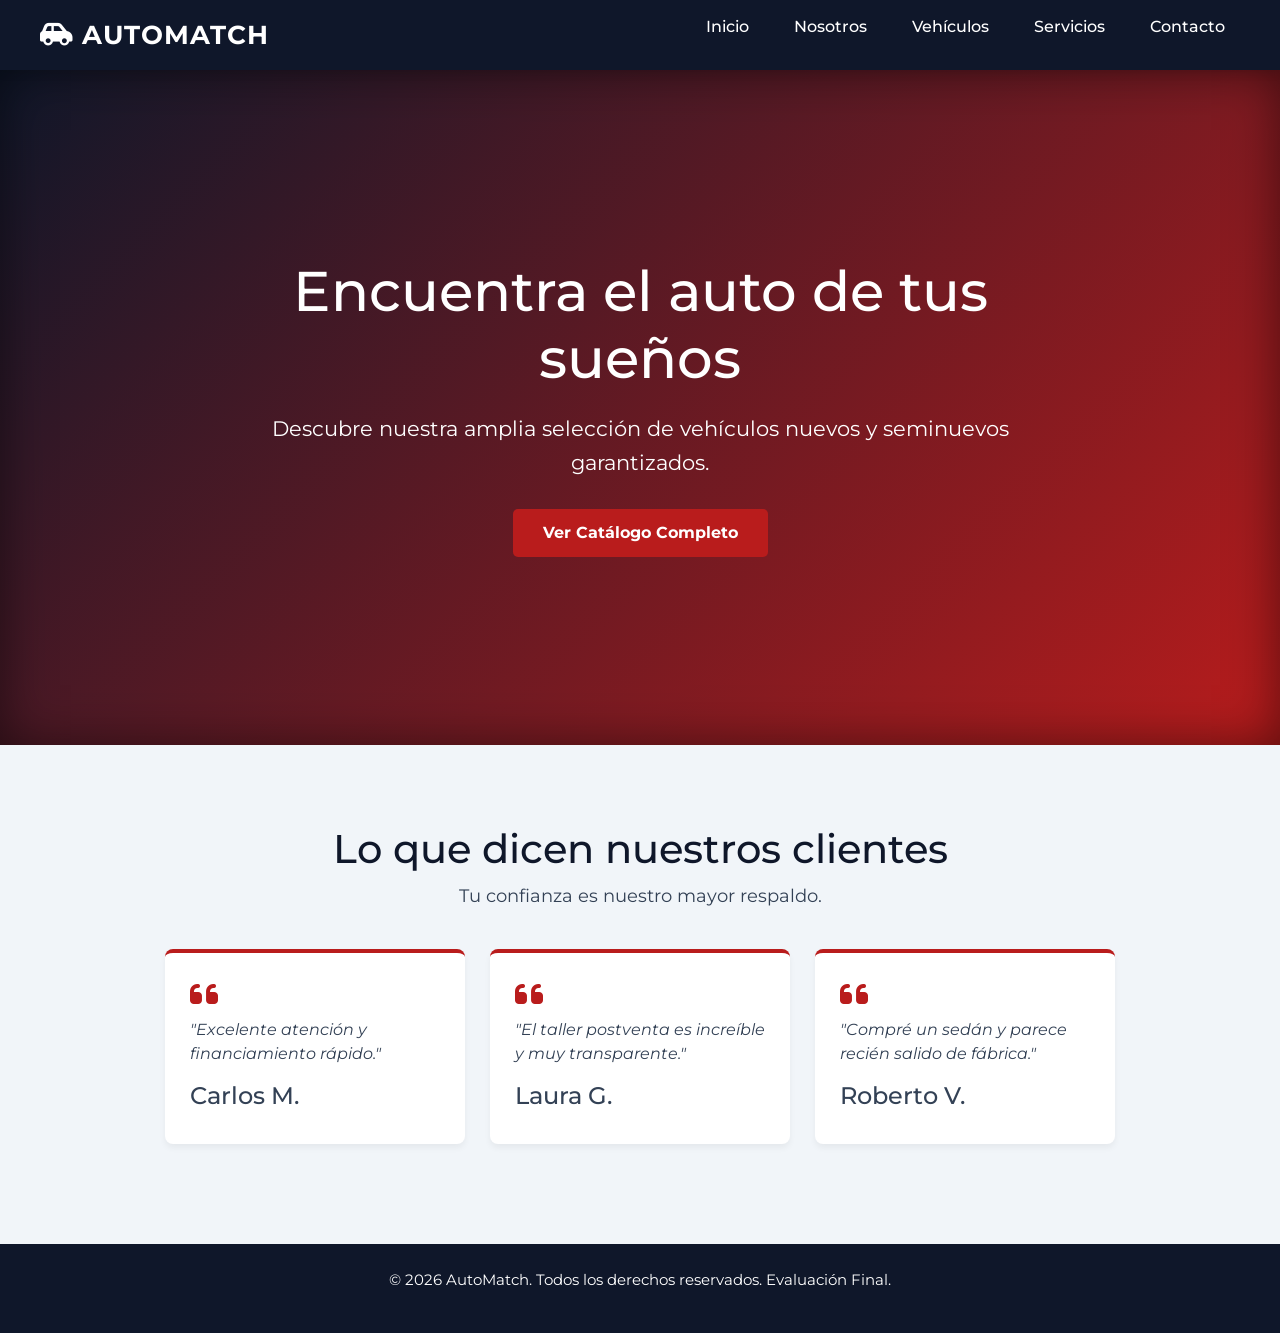
<file: index.html>
<!DOCTYPE html>
<html lang="es">
<head>
    <meta charset="UTF-8">
    <meta name="viewport" content="width=device-width, initial-scale=1.0">
    <title>AutoMatch - Inicio</title>
    
    <!-- LIBRERÍAS INTEGRADAS -->
    <link href="https://fonts.googleapis.com/css2?family=Montserrat:wght@400;600;700&display=swap" rel="stylesheet">
    <link href="https://cdn.jsdelivr.net/npm/bootstrap@5.3.2/dist/css/bootstrap.min.css" rel="stylesheet">
    <link rel="stylesheet" href="https://cdnjs.cloudflare.com/ajax/libs/font-awesome/6.4.2/css/all.min.css">
    <link href="https://unpkg.com/aos@2.3.1/dist/aos.css" rel="stylesheet">
    
    <!-- CSS PROPIO -->
    <link rel="stylesheet" href="css/style.css">
</head>
<body>

    <header class="header-fixed">
        <nav class="navbar">
            <div id="logo-brand"><i class="fa-solid fa-car-side"></i> AutoMatch</div>
            <ul class="nav-links">
                <li><a href="index.html">Inicio</a></li>
                <li><a href="nosotros.html">Nosotros</a></li>
                <li><a href="vehiculos.html">Vehículos</a></li>
                <li><a href="servicios.html">Servicios</a></li>
                <li><a href="contacto.html">Contacto</a></li>
            </ul>
        </nav>
    </header>

    <main>
        <!-- Animación AOS fade-up en el banner -->
        <section id="inicio" class="hero-section hero-banner" data-aos="fade-up">
            <div class="hero-content">
                <h1>Encuentra el auto de tus sueños</h1>
                <p>Descubre nuestra amplia selección de vehículos nuevos y seminuevos garantizados.</p>
                <a href="vehiculos.html" class="btn-main">Ver Catálogo Completo</a>
            </div>
        </section>

        <!-- Animación AOS fade-right en Testimonios -->
        <section id="testimonios" class="content-section bg-alt" data-aos="fade-right">
            <h2>Lo que dicen nuestros clientes</h2>
            <p class="section-subtitle">Tu confianza es nuestro mayor respaldo.</p>
            <div class="cards-container">
                <div class="card-item">
                    <i class="fa-solid fa-quote-left fa-2x mb-2" style="color: var(--primary-color);"></i>
                    <p style="font-style: italic;">"Excelente atención y financiamiento rápido."</p>
                    <h4 class="mt-3">Carlos M.</h4>
                </div>
                <div class="card-item">
                    <i class="fa-solid fa-quote-left fa-2x mb-2" style="color: var(--primary-color);"></i>
                    <p style="font-style: italic;">"El taller postventa es increíble y muy transparente."</p>
                    <h4 class="mt-3">Laura G.</h4>
                </div>
                <div class="card-item">
                    <i class="fa-solid fa-quote-left fa-2x mb-2" style="color: var(--primary-color);"></i>
                    <p style="font-style: italic;">"Compré un sedán y parece recién salido de fábrica."</p>
                    <h4 class="mt-3">Roberto V.</h4>
                </div>
            </div>
        </section>
    </main>

    <footer class="footer">
        <p>&copy; 2026 AutoMatch. Todos los derechos reservados. Evaluación Final.</p>
    </footer>

    <!-- INICIALIZACIÓN DE SCRIPTS -->
    <script src="https://cdn.jsdelivr.net/npm/bootstrap@5.3.2/dist/js/bootstrap.bundle.min.js"></script>
    <script src="https://unpkg.com/aos@2.3.1/dist/aos.js"></script>
    <script>
        AOS.init({ duration: 1000, once: true });
    </script>
</body>
</html>
</file>
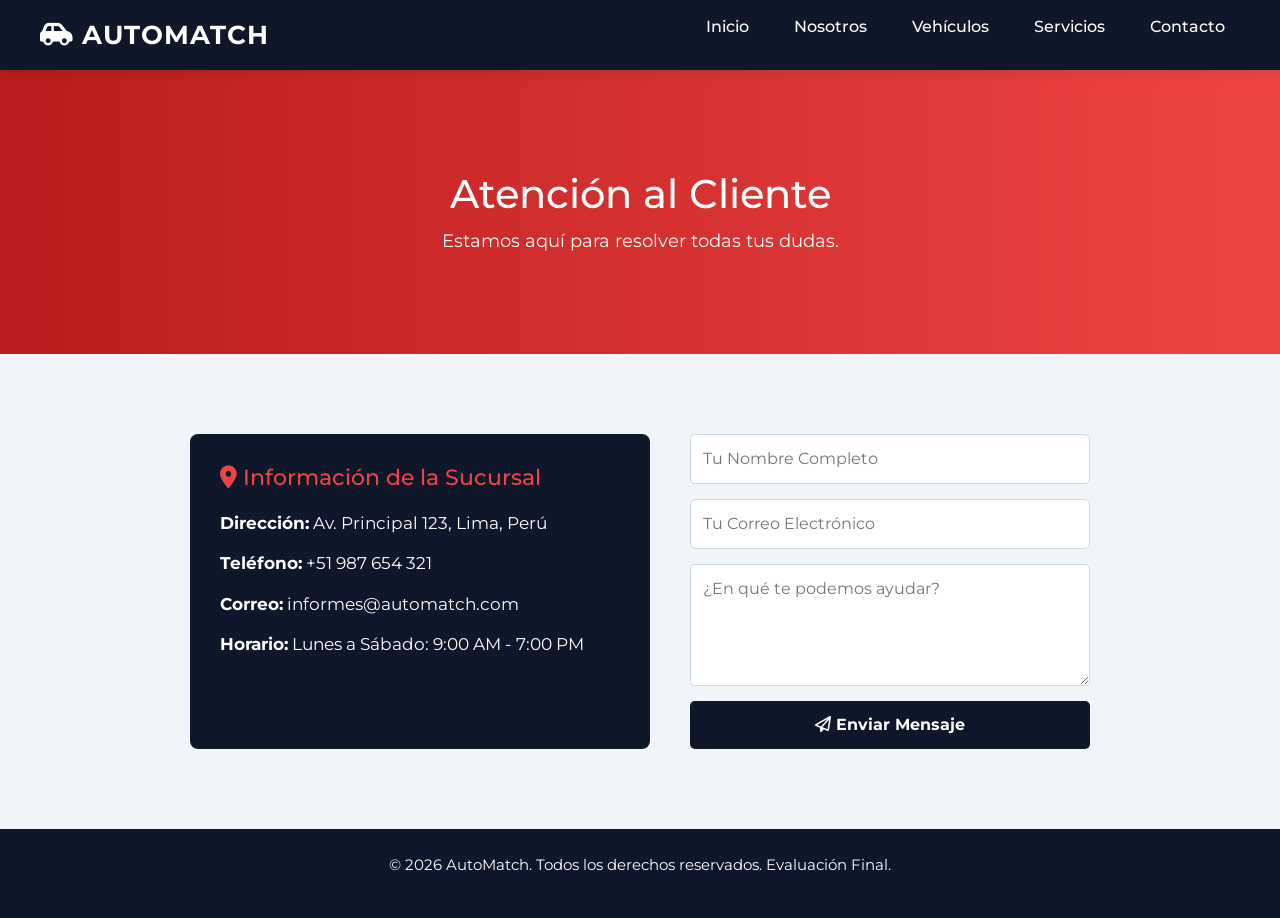
<file: contacto.html>
<!DOCTYPE html>
<html lang="es">
<head>
    <meta charset="UTF-8">
    <meta name="viewport" content="width=device-width, initial-scale=1.0">
    <title>AutoMatch - Contacto</title>
    <!-- LIBRERÍAS INTEGRADAS -->
    <link href="https://fonts.googleapis.com/css2?family=Montserrat:wght@400;600;700&display=swap" rel="stylesheet">
    <link href="https://cdn.jsdelivr.net/npm/bootstrap@5.3.2/dist/css/bootstrap.min.css" rel="stylesheet">
    <link rel="stylesheet" href="https://cdnjs.cloudflare.com/ajax/libs/font-awesome/6.4.2/css/all.min.css">
    <link href="https://unpkg.com/aos@2.3.1/dist/aos.css" rel="stylesheet">
    <link rel="stylesheet" href="css/style.css">
</head>
<body>

    <header class="header-fixed">
        <nav class="navbar">
            <div id="logo-brand"><i class="fa-solid fa-car-side"></i> AutoMatch</div>
            <!-- MENÚ ACTUALIZADO CON 5 OPCIONES -->
            <ul class="nav-links">
                <li><a href="index.html">Inicio</a></li>
                <li><a href="nosotros.html">Nosotros</a></li>
                <li><a href="vehiculos.html">Vehículos</a></li>
                <li><a href="servicios.html">Servicios</a></li>
                <li><a href="contacto.html">Contacto</a></li>
            </ul>
        </nav>
    </header>

    <main>
        <section class="content-section hero-banner-mini" data-aos="fade-down">
            <h2>Atención al Cliente</h2>
            <p class="section-subtitle" style="color: white;">Estamos aquí para resolver todas tus dudas.</p>
        </section>

        <section class="content-section bg-alt" data-aos="fade-up">
            <div class="contact-wrapper">
                <div class="contact-info">
                    <h4><i class="fa-solid fa-location-dot"></i> Información de la Sucursal</h4>
                    <p><strong>Dirección:</strong> Av. Principal 123, Lima, Perú</p>
                    <p><strong>Teléfono:</strong> +51 987 654 321</p>
                    <p><strong>Correo:</strong> informes@automatch.com</p>
                    <p><strong>Horario:</strong> Lunes a Sábado: 9:00 AM - 7:00 PM</p>
                </div>
                
                <form action="https://formsubmit.co/TU_CORREO@gmail.com" method="POST" class="contact-form">
                    <input type="text" name="nombre" placeholder="Tu Nombre Completo" required class="form-input">
                    <input type="email" name="correo" placeholder="Tu Correo Electrónico" required class="form-input">
                    <textarea name="mensaje" placeholder="¿En qué te podemos ayudar?" rows="4" required class="form-input"></textarea>
                    
                    <input type="hidden" name="_subject" value="¡Nuevo mensaje desde la página de Contacto!">
                    <input type="hidden" name="_captcha" value="false">
                    
                    <button type="submit" class="btn-submit"><i class="fa-regular fa-paper-plane"></i> Enviar Mensaje</button>
                </form>
            </div>
        </section>
    </main>

    <footer class="footer">
        <p>&copy; 2026 AutoMatch. Todos los derechos reservados. Evaluación Final.</p>
    </footer>

    <script src="https://cdn.jsdelivr.net/npm/bootstrap@5.3.2/dist/js/bootstrap.bundle.min.js"></script>
    <script src="https://unpkg.com/aos@2.3.1/dist/aos.js"></script>
    <script>AOS.init({ duration: 1000, once: true });</script>
</body>
</html>
</file>
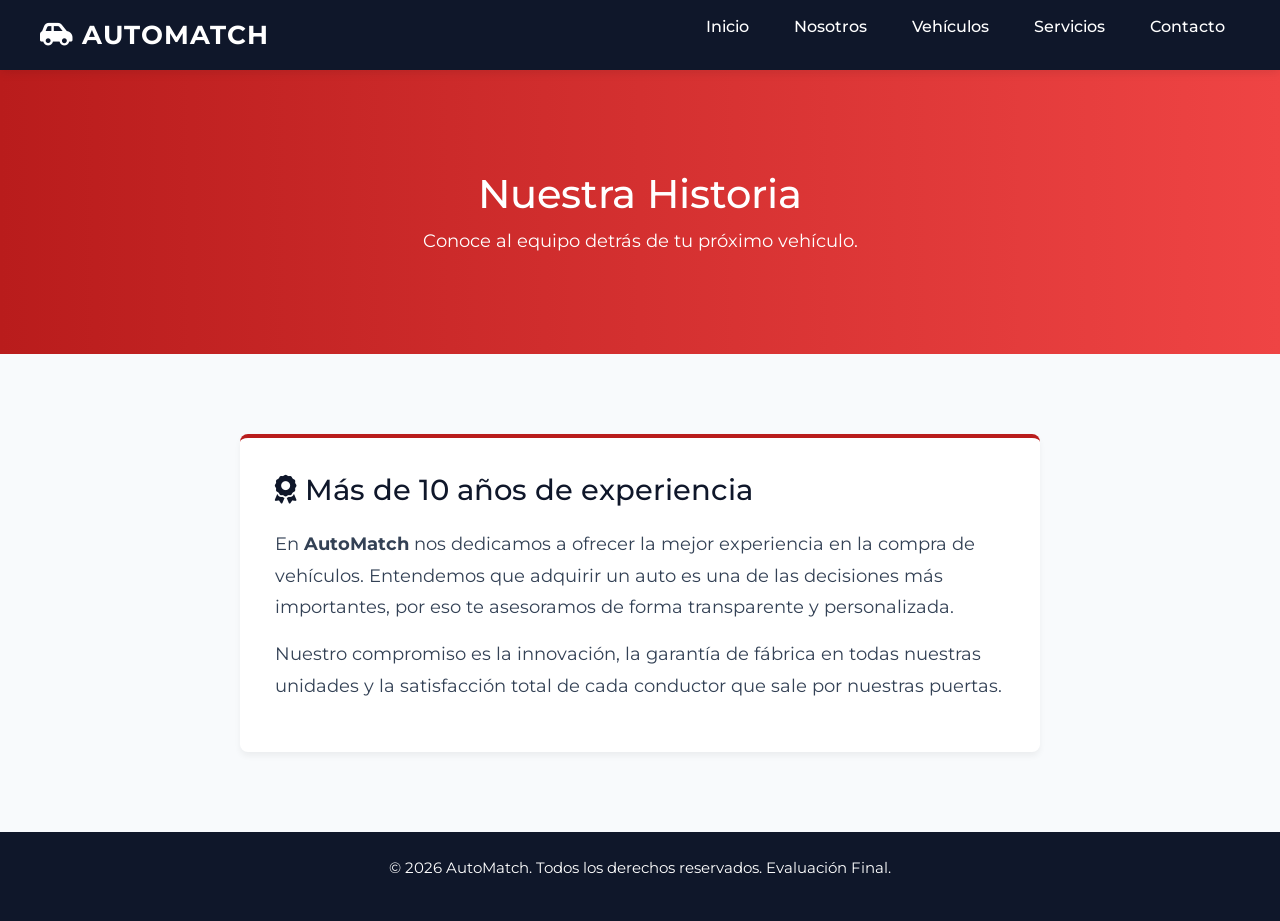
<file: nosotros.html>
<!DOCTYPE html>
<html lang="es">
<head>
    <meta charset="UTF-8">
    <meta name="viewport" content="width=device-width, initial-scale=1.0">
    <title>AutoMatch - Sobre Nosotros</title>
    <!-- LIBRERÍAS INTEGRADAS -->
    <link href="https://fonts.googleapis.com/css2?family=Montserrat:wght@400;600;700&display=swap" rel="stylesheet">
    <link href="https://cdn.jsdelivr.net/npm/bootstrap@5.3.2/dist/css/bootstrap.min.css" rel="stylesheet">
    <link rel="stylesheet" href="https://cdnjs.cloudflare.com/ajax/libs/font-awesome/6.4.2/css/all.min.css">
    <link href="https://unpkg.com/aos@2.3.1/dist/aos.css" rel="stylesheet">
    <link rel="stylesheet" href="css/style.css">
</head>
<body>

    <header class="header-fixed">
        <nav class="navbar">
            <div id="logo-brand"><i class="fa-solid fa-car-side"></i> AutoMatch</div>
            <!-- MENÚ ACTUALIZADO CON 5 OPCIONES -->
            <ul class="nav-links">
                <li><a href="index.html">Inicio</a></li>
                <li><a href="nosotros.html">Nosotros</a></li>
                <li><a href="vehiculos.html">Vehículos</a></li>
                <li><a href="servicios.html">Servicios</a></li>
                <li><a href="contacto.html">Contacto</a></li>
            </ul>
        </nav>
    </header>

    <main>
        <section class="content-section hero-banner-mini" data-aos="fade-down">
            <h2>Nuestra Historia</h2>
            <p class="section-subtitle" style="color: white;">Conoce al equipo detrás de tu próximo vehículo.</p>
        </section>

        <section class="content-section" data-aos="fade-up">
            <div style="max-width: 800px; margin: 0 auto; text-align: left; background: var(--light-color); padding: 35px; border-radius: 8px; box-shadow: 0 4px 6px rgba(0,0,0,0.05); border-top: 4px solid var(--primary-color);">
                <h3 style="color: var(--dark-color); margin-bottom: 20px; font-size: 1.8rem;"><i class="fa-solid fa-award"></i> Más de 10 años de experiencia</h3>
                <p style="font-size: 1.1rem; line-height: 1.8; margin-bottom: 15px;">En <strong>AutoMatch</strong> nos dedicamos a ofrecer la mejor experiencia en la compra de vehículos. Entendemos que adquirir un auto es una de las decisiones más importantes, por eso te asesoramos de forma transparente y personalizada.</p>
                <p style="font-size: 1.1rem; line-height: 1.8;">Nuestro compromiso es la innovación, la garantía de fábrica en todas nuestras unidades y la satisfacción total de cada conductor que sale por nuestras puertas.</p>
            </div>
        </section>
    </main>

    <footer class="footer">
        <p>&copy; 2026 AutoMatch. Todos los derechos reservados. Evaluación Final.</p>
    </footer>

    <script src="https://cdn.jsdelivr.net/npm/bootstrap@5.3.2/dist/js/bootstrap.bundle.min.js"></script>
    <script src="https://unpkg.com/aos@2.3.1/dist/aos.js"></script>
    <script>AOS.init({ duration: 1000, once: true });</script>
</body>
</html>
</file>
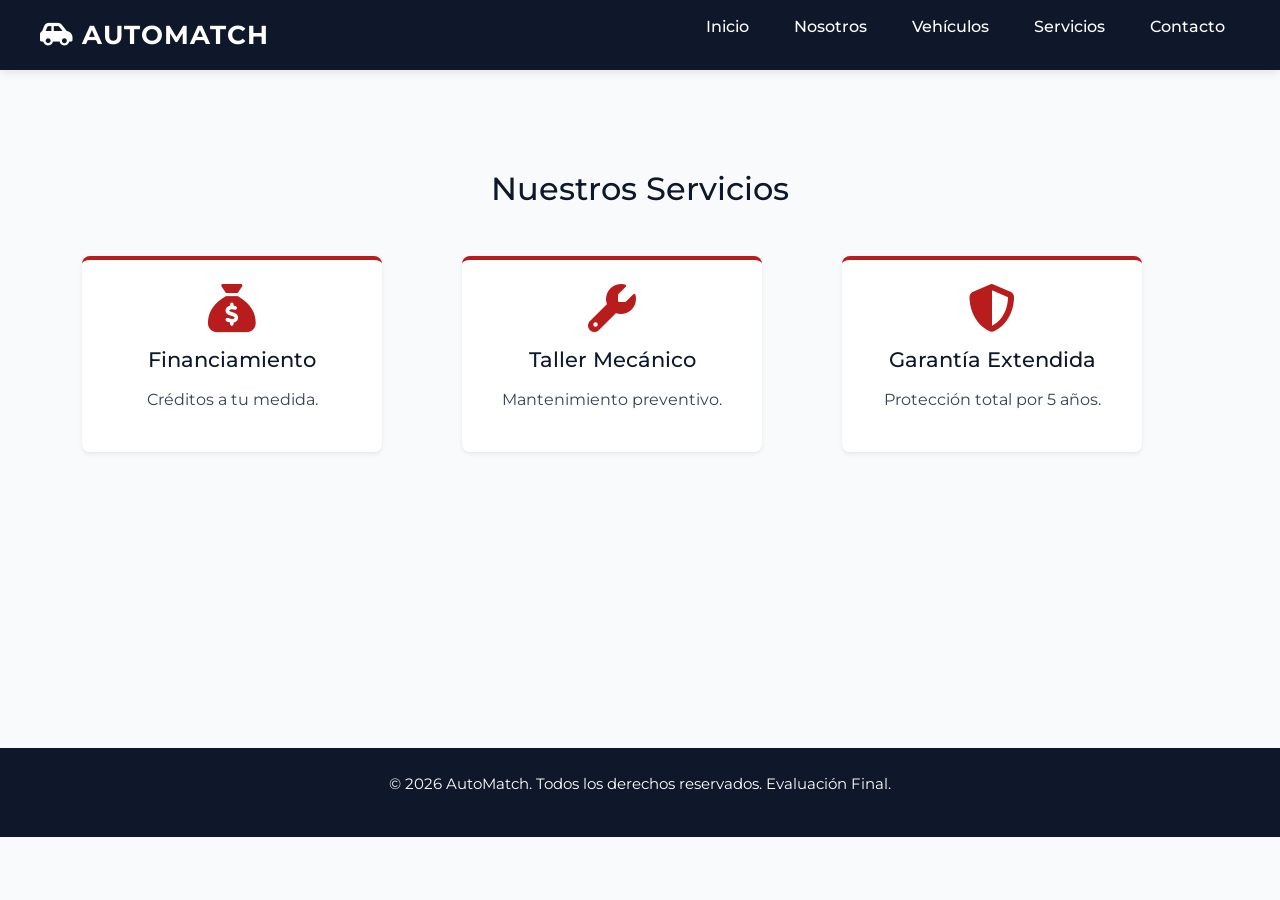
<file: servicios.html>
<!DOCTYPE html>
<html lang="es">
<head>
    <meta charset="UTF-8">
    <meta name="viewport" content="width=device-width, initial-scale=1.0">
    <title>AutoMatch - Servicios</title>
    
    <!-- 1. Google Fonts -->
    <link href="https://fonts.googleapis.com/css2?family=Montserrat:wght@400;600;700&display=swap" rel="stylesheet">
    <!-- 2. Bootstrap 5.3 -->
    <link href="https://cdn.jsdelivr.net/npm/bootstrap@5.3.2/dist/css/bootstrap.min.css" rel="stylesheet">
    <!-- 3. Font Awesome -->
    <link rel="stylesheet" href="https://cdnjs.cloudflare.com/ajax/libs/font-awesome/6.4.2/css/all.min.css">
    <!-- 4. AOS CSS (Animaciones) -->
    <link href="https://unpkg.com/aos@2.3.1/dist/aos.css" rel="stylesheet">
    
    <!-- Tu CSS Personalizado SIEMPRE al final -->
    <link rel="stylesheet" href="css/style.css">
</head>
<body>

    <header class="header-fixed">
        <nav class="navbar">
            <div id="logo-brand"><i class="fa-solid fa-car-side"></i> AutoMatch</div>
            <ul class="nav-links">
                <li><a href="index.html">Inicio</a></li>
                <li><a href="nosotros.html">Nosotros</a></li>
                <li><a href="vehiculos.html">Vehículos</a></li>
                <li><a href="servicios.html">Servicios</a></li>
                <li><a href="contacto.html">Contacto</a></li>
            </ul>
        </nav>
    </header>

    <main style="padding-top: 100px; min-height: 70vh;">
        <!-- Uso de Grid de Bootstrap para demostrar su integración -->
        <div class="container" data-aos="zoom-in">
            <h2 class="text-center mb-5" style="color: var(--dark-color);">Nuestros Servicios</h2>
            <div class="row g-4">
                <div class="col-md-4">
                    <div class="service-box text-center p-4 shadow-sm h-100">
                        <i class="fa-solid fa-sack-dollar fa-3x mb-3" style="color: var(--primary-color);"></i>
                        <h4>Financiamiento</h4>
                        <p>Créditos a tu medida.</p>
                    </div>
                </div>
                <div class="col-md-4">
                    <div class="service-box text-center p-4 shadow-sm h-100">
                        <i class="fa-solid fa-wrench fa-3x mb-3" style="color: var(--primary-color);"></i>
                        <h4>Taller Mecánico</h4>
                        <p>Mantenimiento preventivo.</p>
                    </div>
                </div>
                <div class="col-md-4">
                    <div class="service-box text-center p-4 shadow-sm h-100">
                        <i class="fa-solid fa-shield-halved fa-3x mb-3" style="color: var(--primary-color);"></i>
                        <h4>Garantía Extendida</h4>
                        <p>Protección total por 5 años.</p>
                    </div>
                </div>
            </div>
        </div>
    </main>

    <footer class="footer mt-5">
        <p>&copy; 2026 AutoMatch. Todos los derechos reservados. Evaluación Final.</p>
    </footer>

    <!-- Scripts de Bootstrap y AOS -->
    <script src="https://cdn.jsdelivr.net/npm/bootstrap@5.3.2/dist/js/bootstrap.bundle.min.js"></script>
    <script src="https://unpkg.com/aos@2.3.1/dist/aos.js"></script>
    <script>
        AOS.init({ duration: 1000, once: true }); // Inicializa las animaciones
    </script>
</body>
</html>
</file>
<file: css/style.css>
/* 1. Variables CSS para colores y paleta de la marca */
:root {
    --primary-color: #b91c1c;    /* Rojo corporativo */
    --accent-color: #ef4444;     /* Rojo claro */
    --dark-color: #0f172a;       /* Gris azulado muy oscuro */
    --light-color: #ffffff;      /* Blanco */
    --bg-main: #f8fafc;          /* Fondo claro */
    --bg-alt: #f1f5f9;           /* Fondo secundario grisáceo */
    --text-dark: #334155;        /* Color de texto legible */
}

/* Reseteo básico y Scroll Suave */
html {
    scroll-behavior: smooth; /* Hace que los clics del menú se deslicen suavemente */
}

* {
    margin: 0;
    padding: 0;
    box-sizing: border-box;
    font-family: 'Montserrat', sans-serif; /* Integración de Google Fonts */
}

body {
    background-color: var(--bg-main);
    color: var(--text-dark);
    padding-top: 70px; /* Evita que el header fijo tape el contenido superior */
}

/* 2. Header Fijo y Navbar con Flexbox */
.header-fixed {
    position: fixed;
    top: 0;
    left: 0;
    width: 100%;
    z-index: 1000;
    box-shadow: 0 2px 10px rgba(0, 0, 0, 0.1);
}

.navbar {
    display: flex;
    justify-content: space-between;
    align-items: center;
    background-color: var(--dark-color);
    padding: 15px 40px;
}

/* 3. Logo de la marca por ID */
#logo-brand {
    font-size: 26px;
    font-weight: bold;
    color: var(--light-color);
    text-transform: uppercase;
    letter-spacing: 1px;
}

.nav-links {
    display: flex;
    list-style: none;
    gap: 15px;
}

.nav-links a {
    text-decoration: none;
    color: var(--light-color);
    padding: 10px 15px;
    font-size: 1rem;
    font-weight: 500;
    transition: all 0.3s ease;
    border-radius: 4px;
}

.nav-links a:hover {
    background-color: var(--primary-color);
    color: var(--light-color);
}

/* Estilos de Secciones Generales */
.content-section {
    padding: 80px 40px;
    text-align: center;
}

.bg-alt {
    background-color: var(--bg-alt);
}

.content-section h2 {
    font-size: 2.5rem;
    color: var(--dark-color);
    margin-bottom: 10px;
}

.section-subtitle {
    font-size: 1.1rem;
    margin-bottom: 40px;
}

/* Sección Hero (Inicio) con Flexbox */
.hero-section {
    height: 75vh;
    background-color: #1e293b;
    color: var(--light-color);
    display: flex;
    justify-content: center;
    align-items: center;
    text-align: center;
    padding: 0 20px;
}

.hero-content {
    max-width: 800px;
}

.hero-content h1 {
    font-size: 3.5rem;
    margin-bottom: 20px;
    color: var(--light-color);
}

.hero-content p {
    font-size: 1.3rem;
    margin-bottom: 30px;
    line-height: 1.6;
}

.btn-main {
    display: inline-block;
    padding: 12px 30px;
    background-color: var(--primary-color);
    color: var(--light-color);
    text-decoration: none;
    font-weight: bold;
    border-radius: 5px;
    transition: background 0.3s;
}

.btn-main:hover {
    background-color: var(--accent-color);
}

/* Contenedores Flexbox para Tarjetas (Vehículos, Marcas y Testimonios) */
.cards-container {
    display: flex;
    justify-content: center;
    flex-wrap: wrap;
    gap: 25px;
    margin-bottom: 20px;
}

.card-item, .car-card, .service-box {
    background-color: var(--light-color);
    padding: 25px;
    border-radius: 8px;
    width: 300px;
    box-shadow: 0 4px 6px rgba(0, 0, 0, 0.05);
    text-align: left;
    border-top: 4px solid var(--primary-color);
}

.card-item h3, .car-card h4, .service-box h4 {
    color: var(--dark-color);
    margin-bottom: 15px;
    font-size: 1.3rem;
}

/* Estilos para las imágenes de los vehículos */
.car-img {
    width: 100%;
    height: 180px;
    object-fit: cover; /* Ajusta la imagen proporcionalmente sin deformarla */
    border-radius: 4px;
    margin-bottom: 15px;
}

/* Bloques específicos de marcas automotrices */
.brand-block {
    margin-bottom: 50px;
}

.brand-title {
    font-size: 1.8rem;
    color: var(--primary-color);
    margin-bottom: 20px;
    letter-spacing: 2px;
}

/* Listado de Servicios */
.services-list {
    display: flex;
    justify-content: center;
    flex-wrap: wrap;
    gap: 30px;
}

/* Sección Contacto con estructura dividida mediante Flexbox */
.contact-wrapper {
    display: flex;
    justify-content: center;
    align-items: stretch;
    gap: 40px;
    max-width: 900px;
    margin: 0 auto;
    flex-wrap: wrap;
}

.contact-info {
    flex: 1;
    min-width: 300px;
    background-color: var(--dark-color);
    color: var(--light-color);
    padding: 30px;
    border-radius: 8px;
    text-align: left;
}

.contact-info h4 {
    font-size: 1.4rem;
    margin-bottom: 20px;
    color: var(--accent-color);
}

.contact-info p {
    margin-bottom: 15px;
    font-size: 1.05rem;
}

.contact-form {
    flex: 1;
    min-width: 300px;
    display: flex;
    flex-direction: column;
    gap: 15px;
}

.form-input {
    width: 100%;
    padding: 12px;
    border: 1px solid #cbd5e1;
    border-radius: 5px;
    font-size: 1rem;
}

.btn-submit {
    padding: 12px;
    background-color: var(--dark-color);
    color: var(--light-color);
    border: none;
    border-radius: 5px;
    font-size: 1rem;
    font-weight: bold;
    cursor: pointer;
    transition: background 0.3s;
}

.btn-submit:hover {
    background-color: var(--primary-color);
}

/* Pie de página */
.footer {
    text-align: center;
    padding: 25px;
    background-color: var(--dark-color);
    color: var(--light-color);
    font-size: 0.95rem;
}

/* --- MEJORAS PA4: BANNERS CON PALETA DE COLORES (GRADIENTES) --- */
.hero-banner {
    background: linear-gradient(135deg, var(--dark-color) 0%, var(--primary-color) 100%);
    box-shadow: inset 0 0 50px rgba(0,0,0,0.5);
}

.hero-banner-mini {
    background: linear-gradient(to right, var(--primary-color), var(--accent-color));
    color: var(--light-color);
    padding: 100px 20px 60px 20px;
}

.hero-banner-mini h2 {
    color: var(--light-color);
}

/* --- EFECTO HOVER INTERACTIVO PARA TODAS LAS TARJETAS --- */
.card-item, .car-card, .service-box {
    transition: transform 0.3s ease, box-shadow 0.3s ease; 
}

.card-item:hover, .car-card:hover, .service-box:hover {
    transform: translateY(-10px); /* Desplaza la tarjeta hacia arriba */
    box-shadow: 0 15px 25px rgba(0, 0, 0, 0.15); /* Sombra más profunda para simular elevación */
}
</file>
